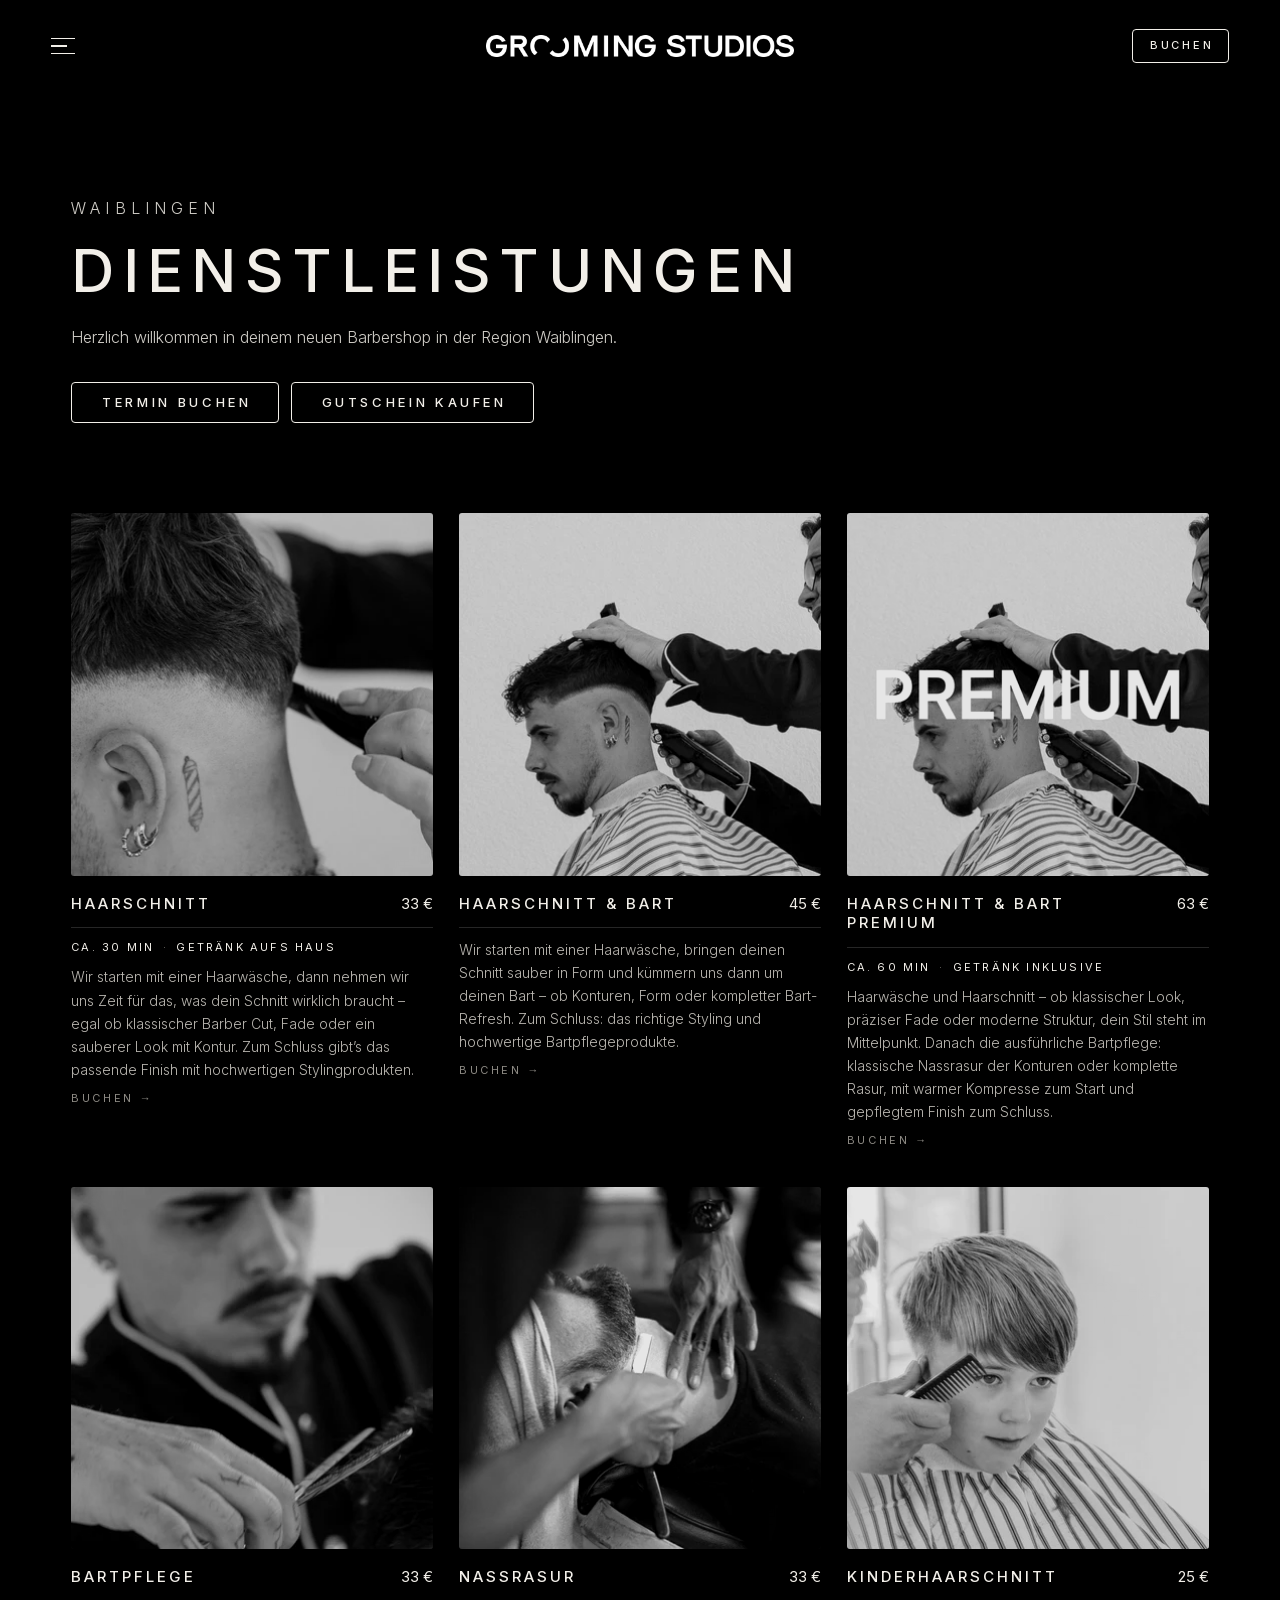
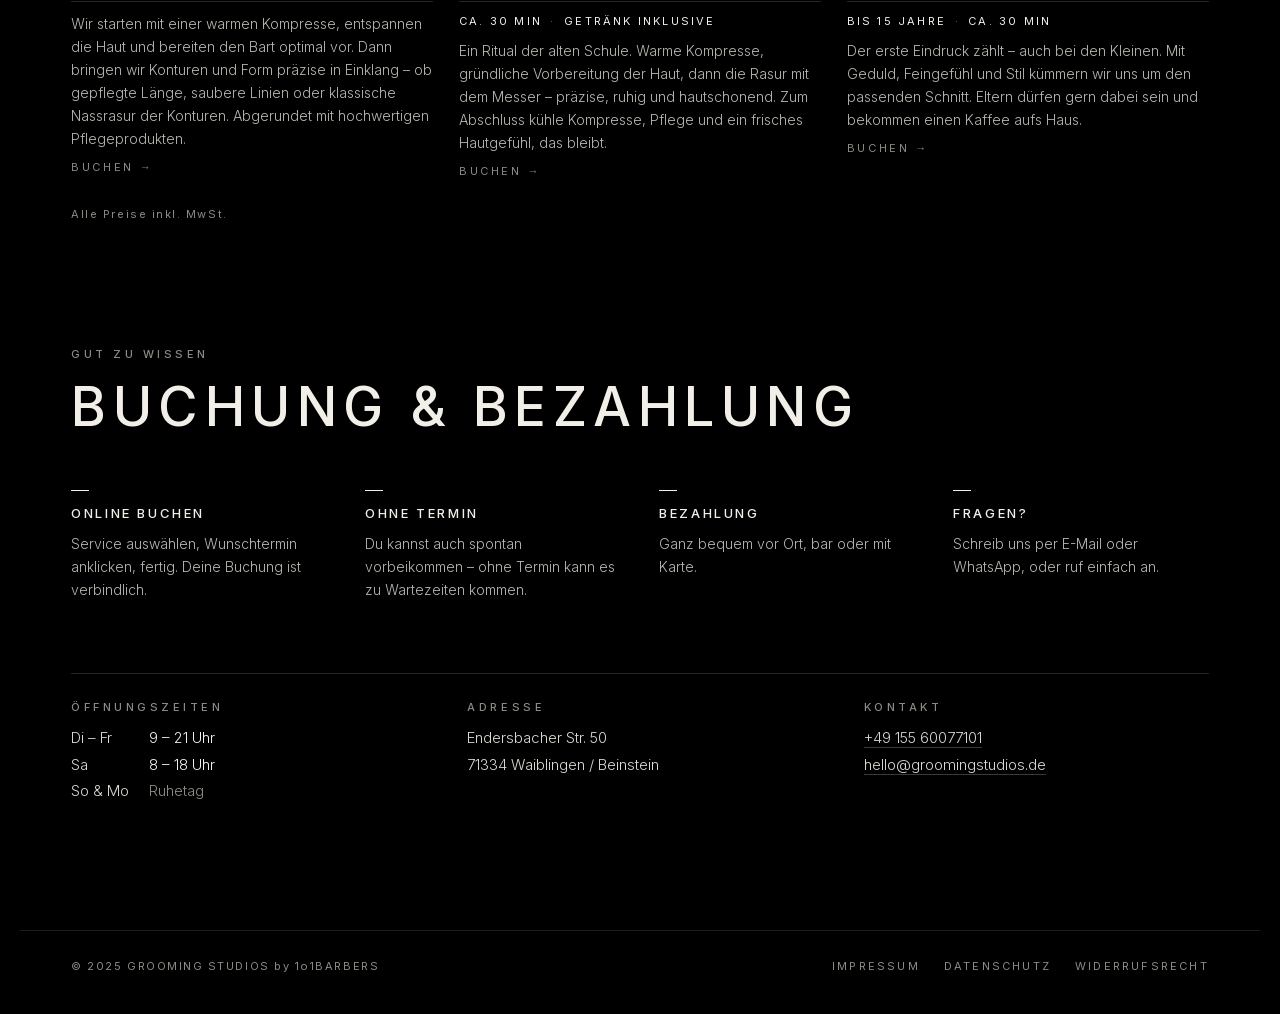
<file: bartpflege/index.html>
<!doctype html>
<html lang="de"><head><meta charset="utf-8"><title>Weiterleitung</title><meta name="robots" content="noindex"><link rel="canonical" href="https://groomingstudios.de/leistungen.html"><meta http-equiv="refresh" content="0; url=../leistungen.html"></head><body style="background:#000;color:#f2efe9;font-family:sans-serif"><a href="../leistungen.html" style="color:inherit">Weiter</a></body></html>
</file>
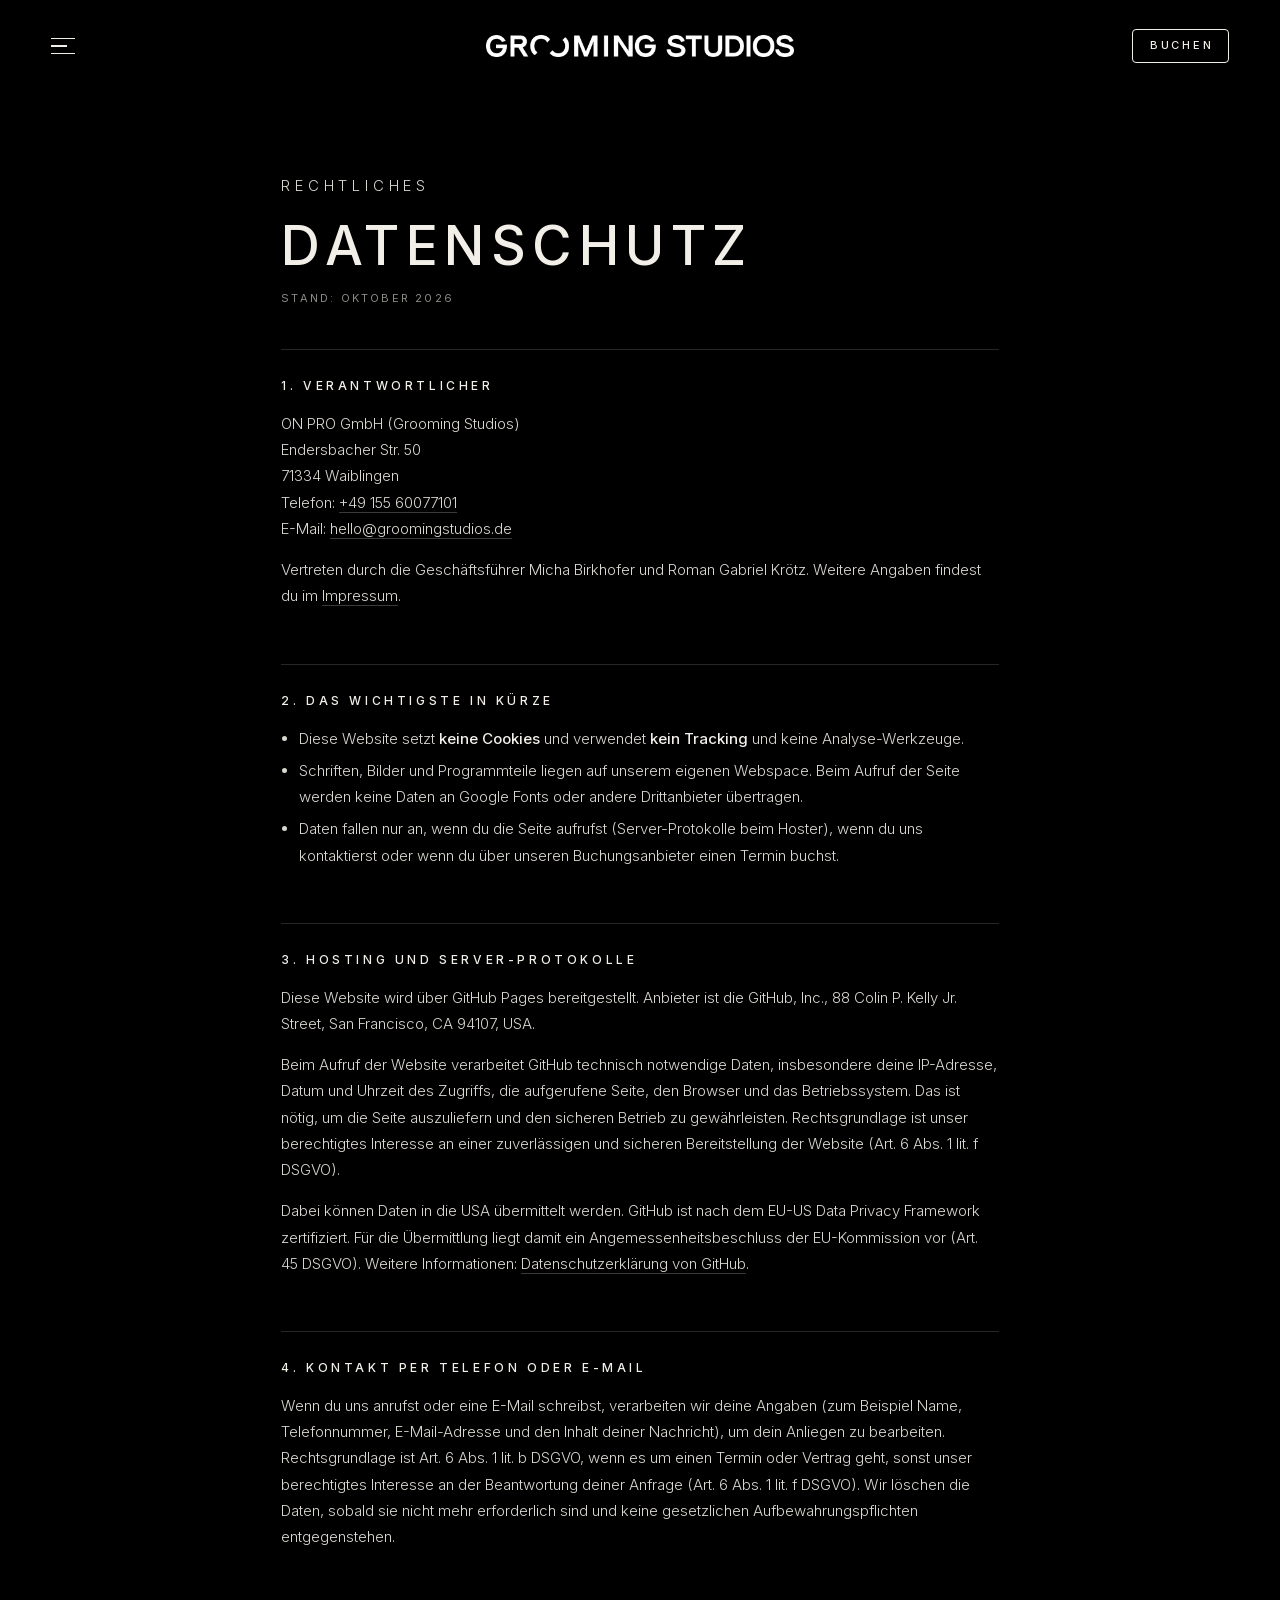
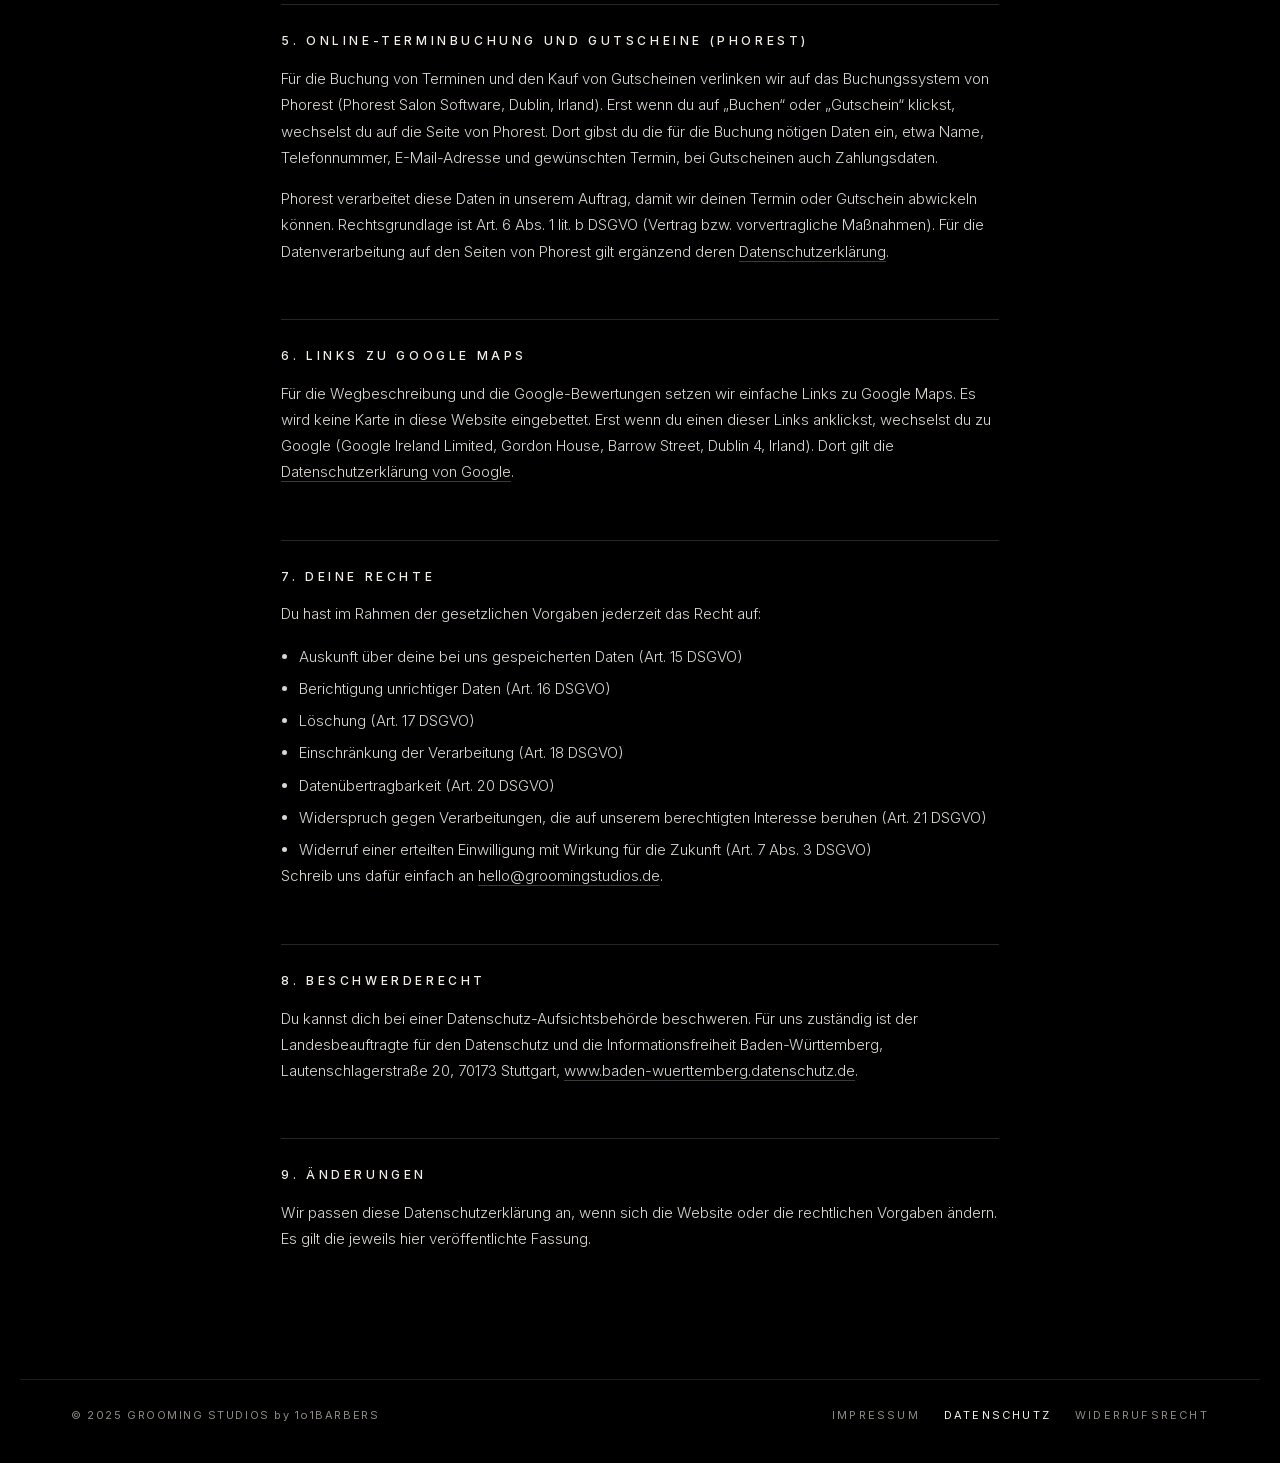
<file: datenschutzerklarung/index.html>
<!doctype html>
<html lang="de"><head><meta charset="utf-8"><title>Weiterleitung</title><meta name="robots" content="noindex"><link rel="canonical" href="https://groomingstudios.de/datenschutz.html"><meta http-equiv="refresh" content="0; url=../datenschutz.html"></head><body style="background:#000;color:#f2efe9;font-family:sans-serif"><a href="../datenschutz.html" style="color:inherit">Weiter</a></body></html>
</file>
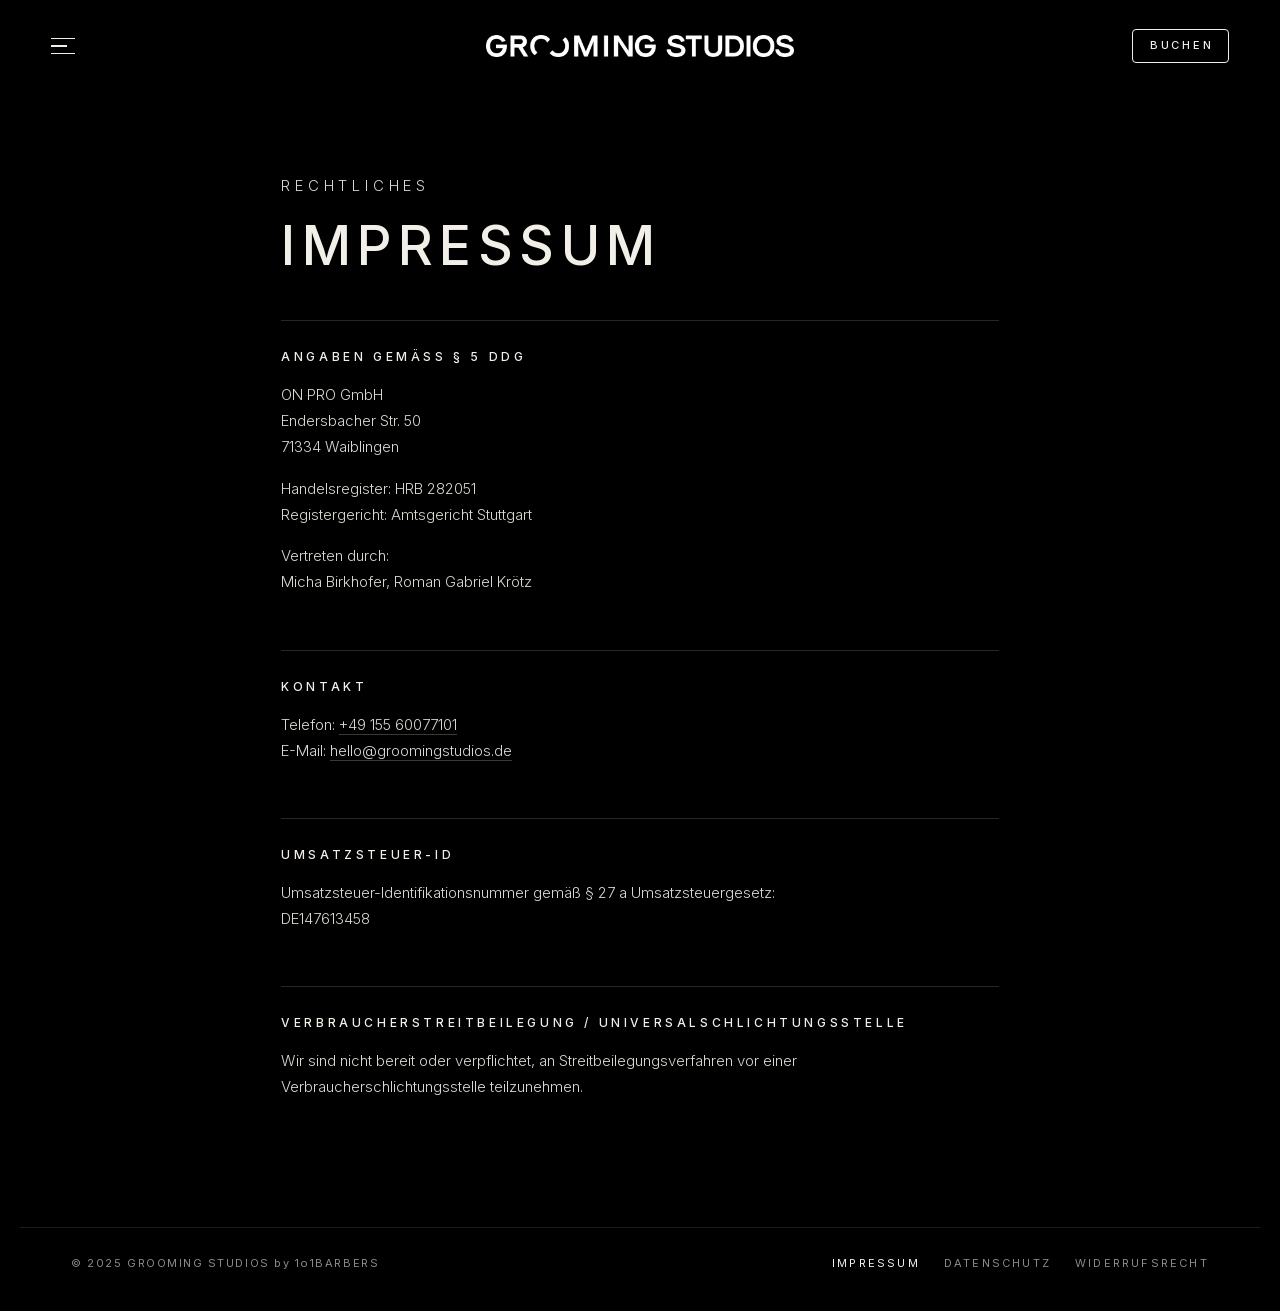
<file: impressum/index.html>
<!doctype html>
<html lang="de"><head><meta charset="utf-8"><title>Weiterleitung</title><meta name="robots" content="noindex"><link rel="canonical" href="https://groomingstudios.de/impressum.html"><meta http-equiv="refresh" content="0; url=../impressum.html"></head><body style="background:#000;color:#f2efe9;font-family:sans-serif"><a href="../impressum.html" style="color:inherit">Weiter</a></body></html>
</file>
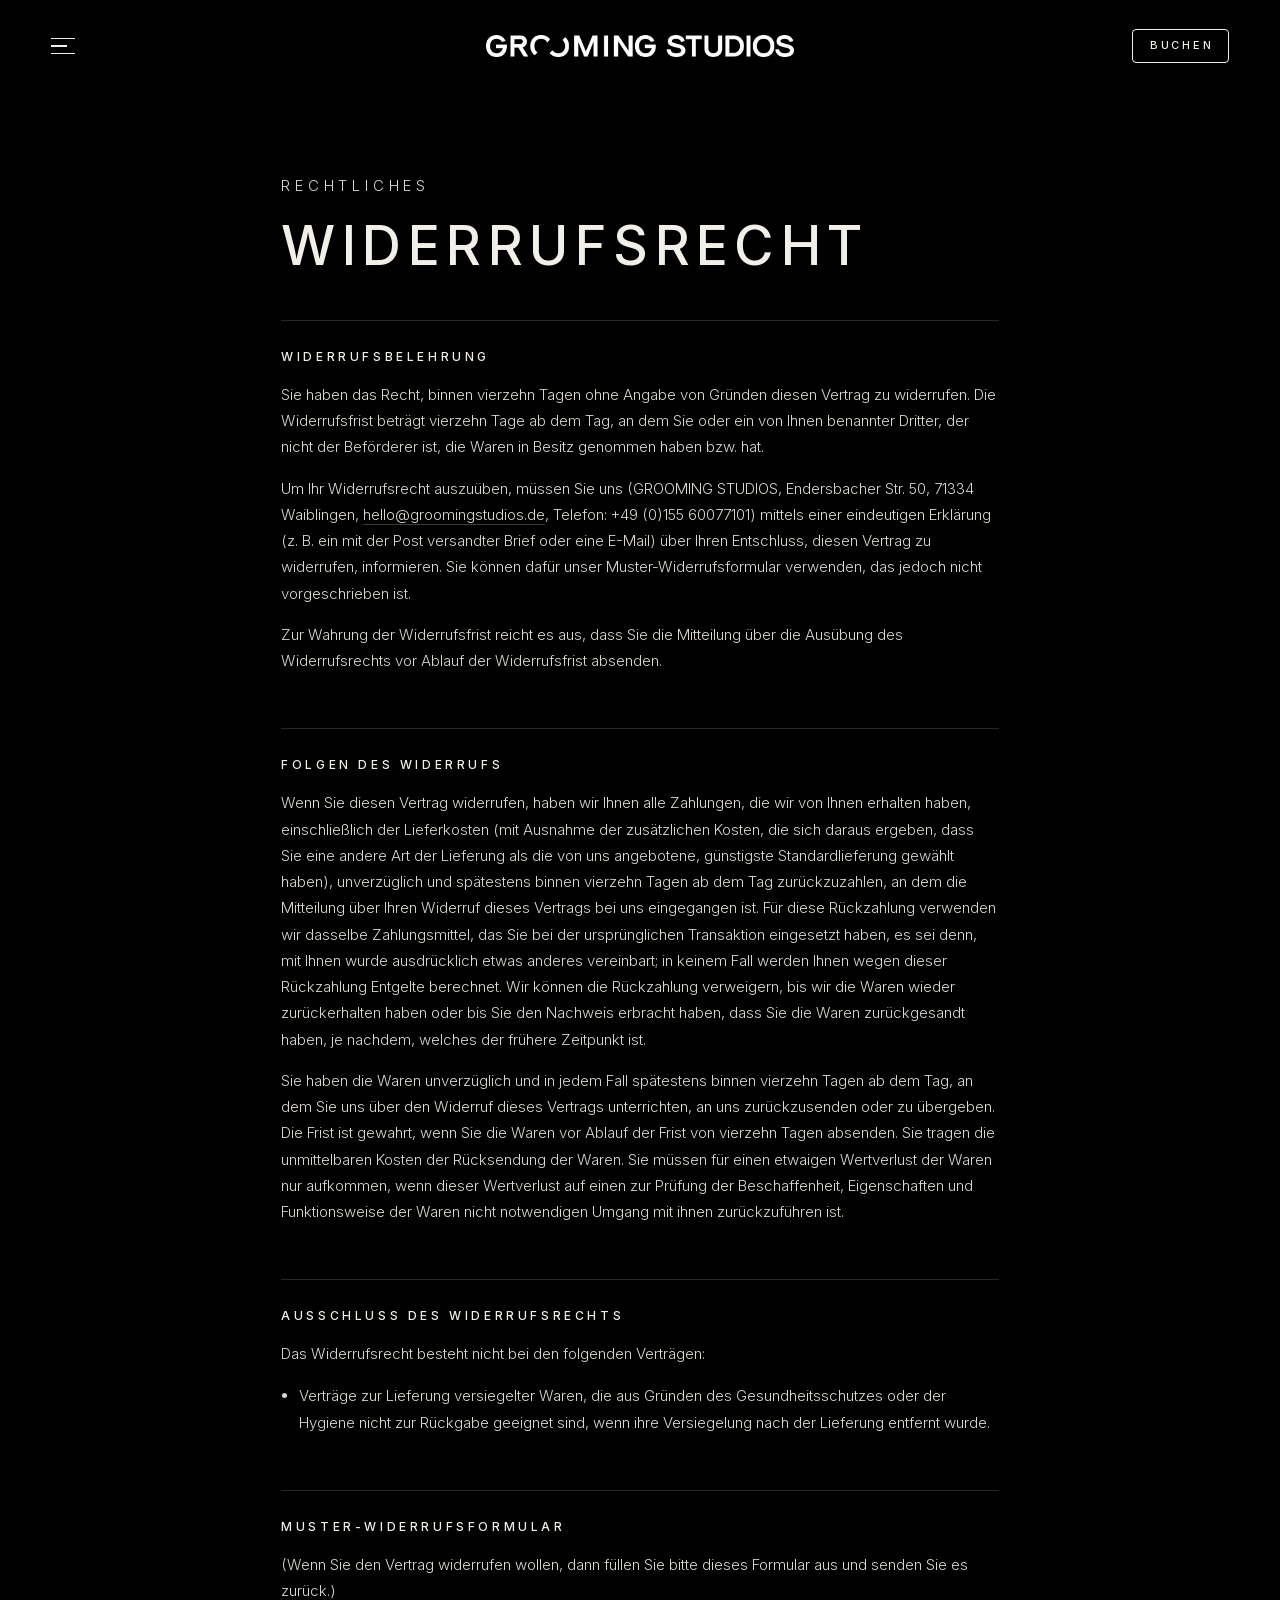
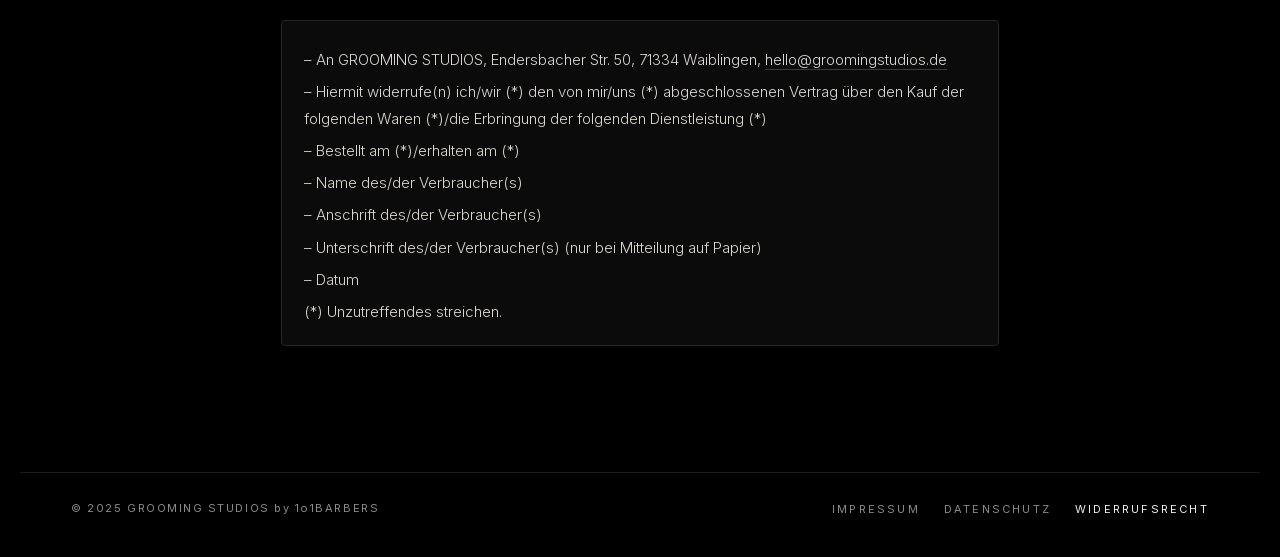
<file: widerrufsrecht/index.html>
<!doctype html>
<html lang="de"><head><meta charset="utf-8"><title>Weiterleitung</title><meta name="robots" content="noindex"><link rel="canonical" href="https://groomingstudios.de/widerrufsrecht.html"><meta http-equiv="refresh" content="0; url=../widerrufsrecht.html"></head><body style="background:#000;color:#f2efe9;font-family:sans-serif"><a href="../widerrufsrecht.html" style="color:inherit">Weiter</a></body></html>
</file>
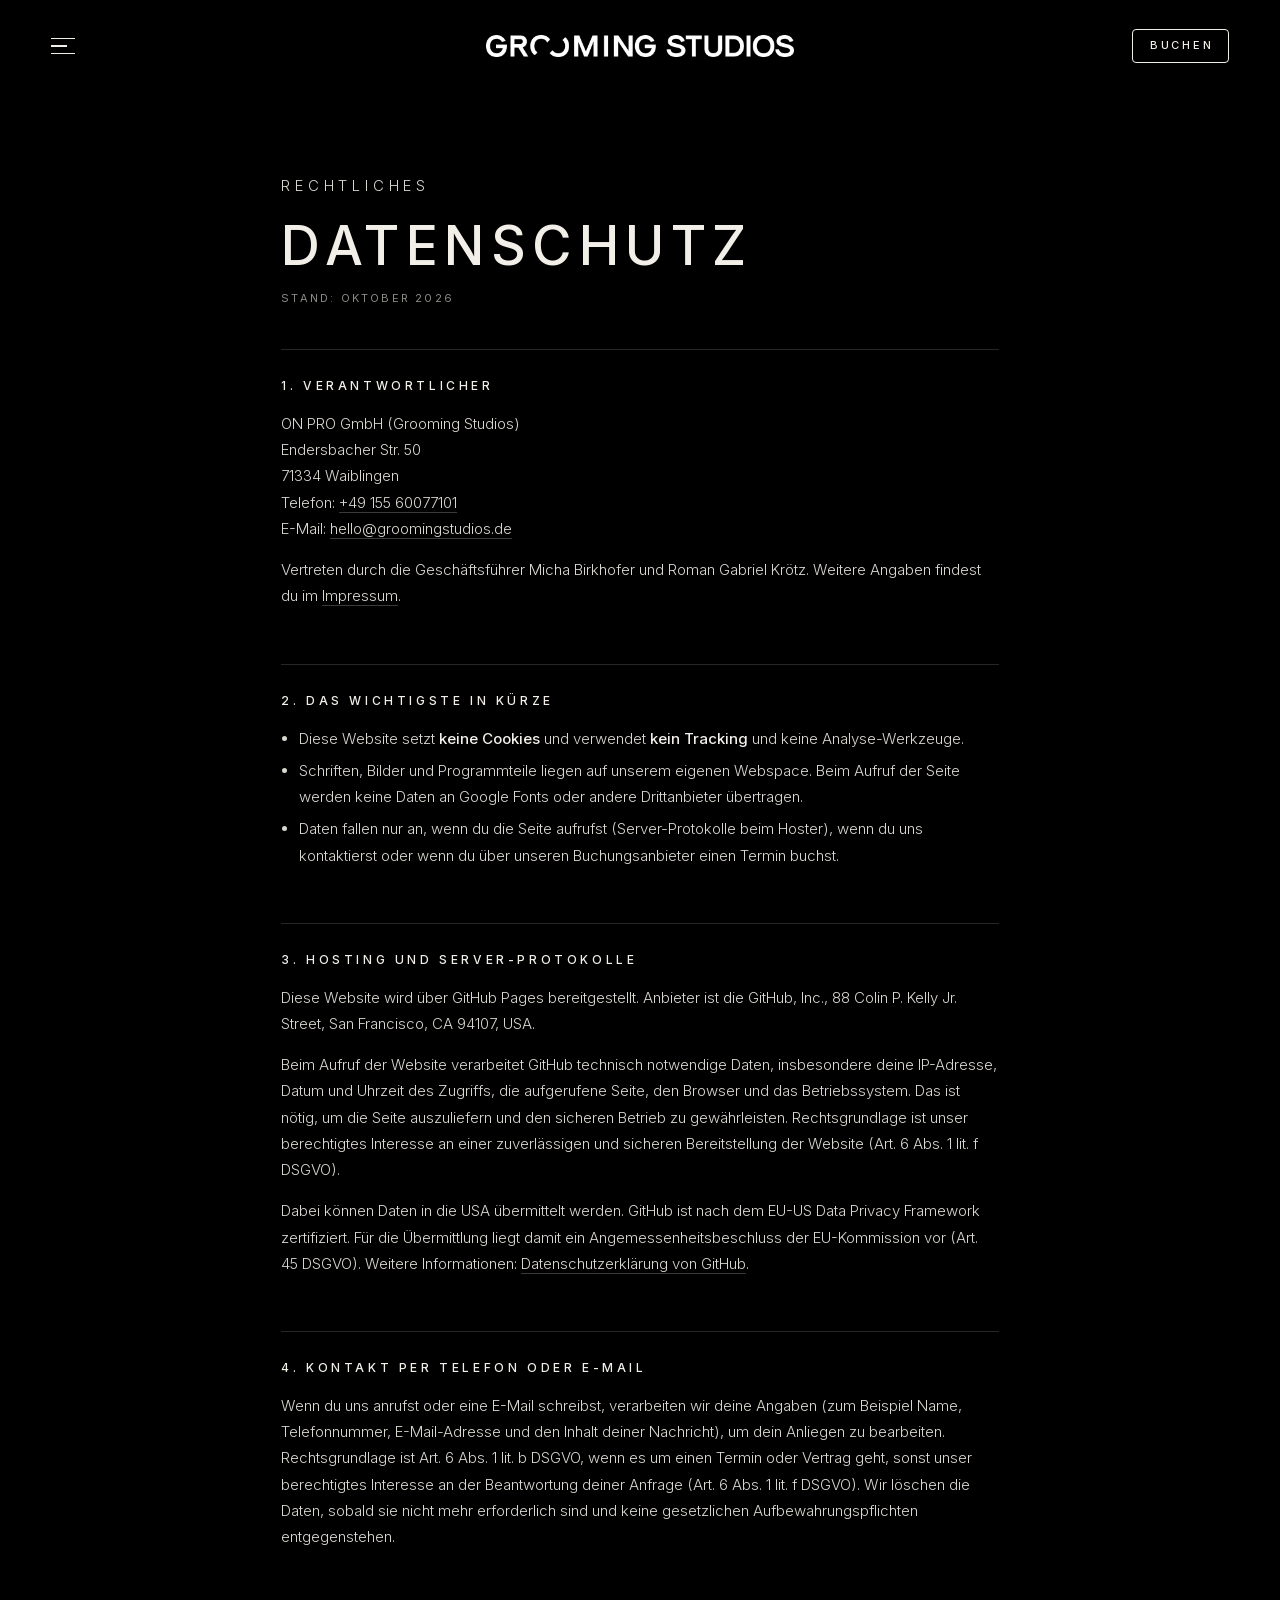
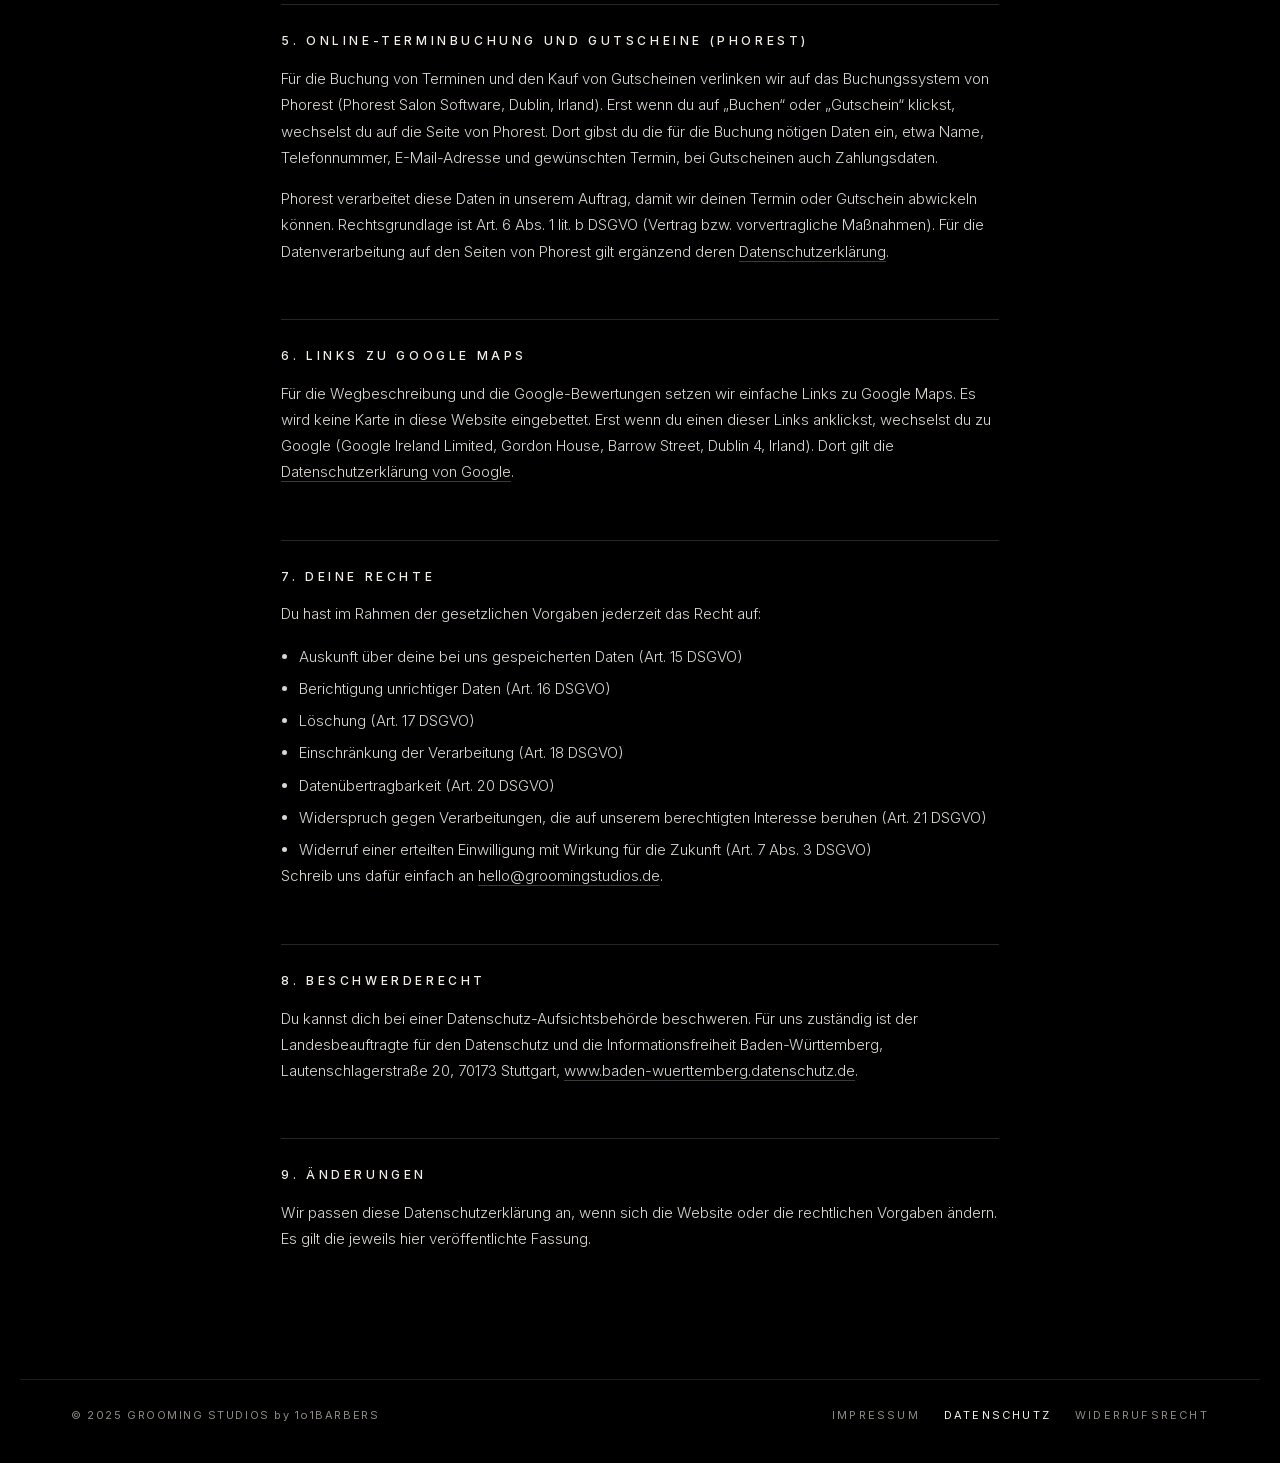
<file: datenschutz.html>
<!doctype html>
<html lang="de">
<head>
<meta charset="utf-8">
<meta name="viewport" content="width=device-width, initial-scale=1">
<title>Datenschutz – Grooming Studios Waiblingen</title>
<meta name="robots" content="index, follow">
<link rel="canonical" href="https://groomingstudios.de/datenschutz.html">
<meta name="theme-color" content="#000000">
<link rel="icon" href="icons/favicon-32.png" sizes="32x32" type="image/png">
<link rel="icon" href="icons/icon-192.png" sizes="192x192" type="image/png">
<link rel="apple-touch-icon" href="icons/apple-touch-icon.png">
<link rel="preload" href="fonts/inter-latin.woff2" as="font" type="font/woff2" crossorigin>
<link rel="stylesheet" href="site.css">
</head>
<body data-page="datenschutz">
  <div class="site-head">
    <a class="book btn" href="https://www.phorest.com/salon/groomingstudios" target="_blank" rel="noopener">Buchen</a>
    <header class="brand">
      <h1><a href="index.html"><img src="logo.webp" alt="Grooming Studios" width="2000" height="140"></a></h1>
    </header>
  </div>

  <main class="legal">
    <p class="eyebrow">Rechtliches</p>
    <h1 class="sec-title">Datenschutz</h1>

    <p class="stand">Stand: Oktober 2026</p>
    <section>
      <h2>1. Verantwortlicher</h2>
      <p>ON PRO GmbH (Grooming Studios)<br>Endersbacher Str. 50<br>71334 Waiblingen<br>
      Telefon: <a href="tel:+4915560077101">+49 155 60077101</a><br>E-Mail: <a href="mailto:hello@groomingstudios.de">hello@groomingstudios.de</a></p>
      <p>Vertreten durch die Geschäftsführer Micha Birkhofer und Roman Gabriel Krötz. Weitere Angaben findest du im <a href="impressum.html">Impressum</a>.</p>
    </section>
    <section>
      <h2>2. Das Wichtigste in Kürze</h2>
      <ul>
        <li>Diese Website setzt <strong>keine Cookies</strong> und verwendet <strong>kein Tracking</strong> und keine Analyse-Werkzeuge.</li>
        <li>Schriften, Bilder und Programmteile liegen auf unserem eigenen Webspace. Beim Aufruf der Seite werden keine Daten an Google Fonts oder andere Drittanbieter übertragen.</li>
        <li>Daten fallen nur an, wenn du die Seite aufrufst (Server-Protokolle beim Hoster), wenn du uns kontaktierst oder wenn du über unseren Buchungsanbieter einen Termin buchst.</li>
      </ul>
    </section>
    <section>
      <h2>3. Hosting und Server-Protokolle</h2>
      <p>Diese Website wird über GitHub Pages bereitgestellt. Anbieter ist die GitHub, Inc., 88 Colin P. Kelly Jr. Street, San Francisco, CA 94107, USA.</p>
      <p>Beim Aufruf der Website verarbeitet GitHub technisch notwendige Daten, insbesondere deine IP-Adresse, Datum und Uhrzeit des Zugriffs, die aufgerufene Seite, den Browser und das Betriebssystem. Das ist nötig, um die Seite auszuliefern und den sicheren Betrieb zu gewährleisten. Rechtsgrundlage ist unser berechtigtes Interesse an einer zuverlässigen und sicheren Bereitstellung der Website (Art. 6 Abs. 1 lit. f DSGVO).</p>
      <p>Dabei können Daten in die USA übermittelt werden. GitHub ist nach dem EU-US Data Privacy Framework zertifiziert. Für die Übermittlung liegt damit ein Angemessenheitsbeschluss der EU-Kommission vor (Art. 45 DSGVO). Weitere Informationen: <a href="https://docs.github.com/de/site-policy/privacy-policies/github-general-privacy-statement" target="_blank" rel="noopener">Datenschutzerklärung von GitHub</a>.</p>
    </section>
    <section>
      <h2>4. Kontakt per Telefon oder E-Mail</h2>
      <p>Wenn du uns anrufst oder eine E-Mail schreibst, verarbeiten wir deine Angaben (zum Beispiel Name, Telefonnummer, E-Mail-Adresse und den Inhalt deiner Nachricht), um dein Anliegen zu bearbeiten. Rechtsgrundlage ist Art. 6 Abs. 1 lit. b DSGVO, wenn es um einen Termin oder Vertrag geht, sonst unser berechtigtes Interesse an der Beantwortung deiner Anfrage (Art. 6 Abs. 1 lit. f DSGVO). Wir löschen die Daten, sobald sie nicht mehr erforderlich sind und keine gesetzlichen Aufbewahrungspflichten entgegenstehen.</p>
    </section>
    <section>
      <h2>5. Online-Terminbuchung und Gutscheine (Phorest)</h2>
      <p>Für die Buchung von Terminen und den Kauf von Gutscheinen verlinken wir auf das Buchungssystem von Phorest (Phorest Salon Software, Dublin, Irland). Erst wenn du auf „Buchen“ oder „Gutschein“ klickst, wechselst du auf die Seite von Phorest. Dort gibst du die für die Buchung nötigen Daten ein, etwa Name, Telefonnummer, E-Mail-Adresse und gewünschten Termin, bei Gutscheinen auch Zahlungsdaten.</p>
      <p>Phorest verarbeitet diese Daten in unserem Auftrag, damit wir deinen Termin oder Gutschein abwickeln können. Rechtsgrundlage ist Art. 6 Abs. 1 lit. b DSGVO (Vertrag bzw. vorvertragliche Maßnahmen). Für die Datenverarbeitung auf den Seiten von Phorest gilt ergänzend deren <a href="https://www.phorest.com/privacy-policy/" target="_blank" rel="noopener">Datenschutzerklärung</a>.</p>
    </section>
    <section>
      <h2>6. Links zu Google Maps</h2>
      <p>Für die Wegbeschreibung und die Google-Bewertungen setzen wir einfache Links zu Google Maps. Es wird keine Karte in diese Website eingebettet. Erst wenn du einen dieser Links anklickst, wechselst du zu Google (Google Ireland Limited, Gordon House, Barrow Street, Dublin 4, Irland). Dort gilt die <a href="https://policies.google.com/privacy?hl=de" target="_blank" rel="noopener">Datenschutzerklärung von Google</a>.</p>
    </section>
    <section>
      <h2>7. Deine Rechte</h2>
      <p>Du hast im Rahmen der gesetzlichen Vorgaben jederzeit das Recht auf:</p>
      <ul>
        <li>Auskunft über deine bei uns gespeicherten Daten (Art. 15 DSGVO)</li>
        <li>Berichtigung unrichtiger Daten (Art. 16 DSGVO)</li>
        <li>Löschung (Art. 17 DSGVO)</li>
        <li>Einschränkung der Verarbeitung (Art. 18 DSGVO)</li>
        <li>Datenübertragbarkeit (Art. 20 DSGVO)</li>
        <li>Widerspruch gegen Verarbeitungen, die auf unserem berechtigten Interesse beruhen (Art. 21 DSGVO)</li>
        <li>Widerruf einer erteilten Einwilligung mit Wirkung für die Zukunft (Art. 7 Abs. 3 DSGVO)</li>
      </ul>
      <p>Schreib uns dafür einfach an <a href="mailto:hello@groomingstudios.de">hello@groomingstudios.de</a>.</p>
    </section>
    <section>
      <h2>8. Beschwerderecht</h2>
      <p>Du kannst dich bei einer Datenschutz-Aufsichtsbehörde beschweren. Für uns zuständig ist der Landesbeauftragte für den Datenschutz und die Informationsfreiheit Baden-Württemberg, Lautenschlagerstraße 20, 70173 Stuttgart, <a href="https://www.baden-wuerttemberg.datenschutz.de" target="_blank" rel="noopener">www.baden-wuerttemberg.datenschutz.de</a>.</p>
    </section>
    <section>
      <h2>9. Änderungen</h2>
      <p>Wir passen diese Datenschutzerklärung an, wenn sich die Website oder die rechtlichen Vorgaben ändern. Es gilt die jeweils hier veröffentlichte Fassung.</p>
    </section>
  </main>

  <footer class="site-foot">
    <span>© 2025 GROOMING STUDIOS by 1o1BARBERS</span>
    <div class="m-legal" data-legal></div>
  </footer>

<script src="menu.js"></script>
</body>
</html>
</file>
<file: site.css>
/* Gemeinsame Basis für alle Seiten: Farben, Button, Kopfzeile, Menü */

/* Schrift Inter lokal (keine Verbindung zu Google beim Seitenaufruf) – variable Schrift, Gewichte 300–600 */
@font-face {
  font-family: "Inter"; font-style: normal; font-weight: 300 600; font-display: swap;
  src: url(fonts/inter-latin-ext.woff2) format("woff2");
  unicode-range: U+0100-02BA, U+02BD-02C5, U+02C7-02CC, U+02CE-02D7, U+02DD-02FF, U+0304, U+0308, U+0329, U+1D00-1DBF, U+1E00-1E9F, U+1EF2-1EFF, U+2020, U+20A0-20AB, U+20AD-20C4, U+2113, U+2C60-2C7F, U+A720-A7FF;
}
@font-face {
  font-family: "Inter"; font-style: normal; font-weight: 300 600; font-display: swap;
  src: url(fonts/inter-latin.woff2) format("woff2");
  unicode-range: U+0000-00FF, U+0131, U+0152-0153, U+02BB-02BC, U+02C6, U+02DA, U+02DC, U+0304, U+0308, U+0329, U+2000-206F, U+20AC, U+2122, U+2191, U+2193, U+2212, U+2215, U+FEFF, U+FFFD;
}
:root {
  --bg: #000;
  --fg: #f2efe9;
  --muted: #8d8a84;
  --accent: #c9a76a;
}
* { box-sizing: border-box; margin: 0; padding: 0; }
html { background: var(--bg); }
body {
  background: var(--bg);
  color: var(--fg);
  font-family: "Inter", system-ui, sans-serif;
  -webkit-font-smoothing: antialiased;
}

/* ---------- Button ---------- */
.btn {
  display: inline-block; position: relative;
  font: 500 13px/1 "Inter", sans-serif; letter-spacing: .28em; text-transform: uppercase;
  color: var(--fg); text-decoration: none;
  padding: 13px 26px 13px 30px;
  border: 1.5px solid var(--fg); border-radius: 4px;
  overflow: hidden; isolation: isolate;
  transition: color .3s ease;
}
/* Hover: weiße Füllung läuft von unten ein, Schrift wird schwarz */
.btn::before {
  content: ""; position: absolute; inset: 0; z-index: -1;
  background: var(--fg);
  transform: scaleY(0); transform-origin: bottom;
  transition: transform .35s cubic-bezier(.2, .7, .2, 1);
}
.btn:hover, .btn:focus-visible { color: #000; outline: none; }
.btn:hover::before, .btn:focus-visible::before { transform: scaleY(1); }

/* ---------- Kopfzeile: Menü links, Logo mittig, Buchen rechts – alle auf einer Höhe ---------- */
:root {
  --head-top: clamp(16px, 3.2vh, 32px); --head-h: 34px;
  --row2: var(--head-top);                                   /* Höhe von Menü + Buchen (Desktop: gleiche Zeile wie das Logo) */
  --head-total: calc(var(--row2) + var(--head-h) + var(--head-top));
}
.btn.book {
  position: absolute; top: var(--row2); right: clamp(16px, 4vw, 56px);
  z-index: 3;
  height: var(--head-h); display: inline-flex; align-items: center;
  padding: 0 14px 0 17px; font-size: 11px; letter-spacing: .26em; border-width: 1px;
}
.brand {
  position: absolute; z-index: 2; left: 0; right: 0;
  top: var(--head-top); height: var(--head-h);
  display: flex; align-items: center; justify-content: center;
  pointer-events: none; padding: 0 16px;
}
.brand h1 { line-height: 0; }
.brand a { pointer-events: auto; display: block; }
.brand h1 img { width: clamp(220px, 24vw, 400px); height: auto; display: block; }
/* Handy: nur das Logo groß oben – Menü + Buchen sitzen in der Leiste unten (siehe Ende der Datei) */
@media (max-width: 720px) {
  :root { --logo-w: min(82vw, 340px); --head-total: calc(var(--head-top) * 2 + var(--logo-w) * .07); }
  .brand { height: calc(var(--logo-w) * .07); }
  .brand h1 img { width: var(--logo-w); }
}

/* Menü-Symbol: drei Striche, wird offen zum × */
.menu-toggle {
  position: absolute; z-index: 12; top: var(--row2); left: clamp(16px, 4vw, 56px);
  width: 34px; height: var(--head-h); padding: 0; border: 0; background: none; cursor: pointer;
  display: flex; flex-direction: column; justify-content: center; gap: 6px;
}
.menu-toggle span {
  display: block; width: 24px; height: 1.5px; background: var(--fg);
  transition: transform .35s cubic-bezier(.2, .7, .2, 1), opacity .2s, width .3s;
}
.menu-toggle span:nth-child(2) { width: 16px; }
.menu-toggle:hover span:nth-child(2), .menu-toggle:focus-visible span:nth-child(2) { width: 24px; }
.menu-toggle:focus-visible { outline: 1px solid var(--muted); outline-offset: 4px; }
html.menu-open .menu-toggle span:nth-child(1) { transform: translateY(7.5px) rotate(45deg); }
html.menu-open .menu-toggle span:nth-child(2) { opacity: 0; }
html.menu-open .menu-toggle span:nth-child(3) { transform: translateY(-7.5px) rotate(-45deg); }

/* ---------- Ausklappmenü ---------- */
html.menu-open { overflow: hidden; }
html.menu-open .brand { z-index: 12; }   /* Logo bleibt über dem Menü sichtbar */
.menu {
  position: fixed; inset: 0; z-index: 11;
  background: rgba(0, 0, 0, .96);
  -webkit-backdrop-filter: blur(8px); backdrop-filter: blur(8px);
  display: flex; flex-direction: column; justify-content: center;
  padding: calc(var(--head-total) + 24px) clamp(24px, 8vw, 120px) 40px;
  overflow-y: auto;
  opacity: 0; visibility: hidden; transition: opacity .4s ease, visibility 0s linear .4s;
}
html.menu-open .menu { opacity: 1; visibility: visible; transition: opacity .4s ease; }
/* Mittig nur, solange alles passt – sonst oben anfangen statt unter Logo und Leiste zu rutschen */
.menu > :first-child { margin-top: auto; }
.menu > :last-child { margin-bottom: auto; }
.menu { justify-content: flex-start; }
.menu nav { display: flex; flex-direction: column; gap: clamp(14px, 2.4vh, 26px); }
.menu nav a {
  align-self: flex-start; position: relative;
  font: 500 clamp(26px, 4.2vw, 52px)/1 "Inter", sans-serif; letter-spacing: .18em; text-transform: uppercase;
  color: var(--fg); text-decoration: none;
  opacity: 0; transform: translateY(10px); transition: opacity .4s ease, transform .4s cubic-bezier(.2, .7, .2, 1);
}
.menu nav a::after {
  content: ""; position: absolute; left: 0; right: .18em; bottom: -8px; height: 1px; background: var(--fg);
  transform: scaleX(0); transform-origin: left; transition: transform .35s cubic-bezier(.2, .7, .2, 1);
}
.menu nav a:hover::after, .menu nav a:focus-visible::after, .menu nav a[aria-current="page"]::after { transform: scaleX(1); }
.menu nav a:focus-visible { outline: none; }
html.menu-open .menu nav a { opacity: 1; transform: none; }
html.menu-open .menu nav a:nth-child(2) { transition-delay: .05s; }
html.menu-open .menu nav a:nth-child(3) { transition-delay: .1s; }
html.menu-open .menu nav a:nth-child(4) { transition-delay: .15s; }
.menu .m-info {
  margin-top: clamp(36px, 7vh, 72px); padding-top: 24px; border-top: 1px solid #262626;
  display: flex; flex-wrap: wrap; gap: 24px 56px;
  font: 300 14px/1.7 "Inter", sans-serif; color: #cfccc6;
}
.menu .m-info h3 { margin-bottom: 8px; font: 500 11px/1 "Inter", sans-serif; letter-spacing: .32em; text-transform: uppercase; color: var(--muted); }
.menu .m-info a { color: inherit; text-decoration: none; }
.menu .m-info a:hover, .menu .m-info a:focus-visible { color: var(--fg); outline: none; }
.menu .m-info .m-route { display: inline-block; margin-top: 6px; font: 400 10px/1.4 "Inter", sans-serif; letter-spacing: .2em; text-transform: uppercase; color: var(--muted); }
.m-legal { margin-top: 28px; display: flex; flex-wrap: wrap; gap: 8px 24px; }
.m-legal a { font: 400 11px/1 "Inter", sans-serif; letter-spacing: .2em; text-transform: uppercase; color: var(--muted); text-decoration: none; }
.m-legal a:hover, .m-legal a:focus-visible { color: var(--fg); outline: none; }

/* ---------- Feste Kopfzeile (alle Seiten) ---------- */
.site-head {
  position: fixed; z-index: 10; inset: 0 0 auto 0;
  height: var(--head-total);
  background: linear-gradient(#000 70%, rgba(0, 0, 0, 0));
}

/* ---------- Abschnitte mit Text ---------- */
.eyebrow { font: 500 11px/1 "Inter", sans-serif; letter-spacing: .32em; text-transform: uppercase; color: var(--muted); }
.sec-title {
  margin-top: 18px;
  font: 500 clamp(28px, 4.4vw, 54px)/1.08 "Inter", sans-serif; letter-spacing: .12em; text-transform: uppercase;
}
@media (max-width: 560px) { .sec-title { font-size: 26px; letter-spacing: .08em; } }
.lead { font: 300 16px/1.7 "Inter", sans-serif; color: #cfccc6; }
.lead + .lead { margin-top: 1em; }

/* Info-Raster: Öffnungszeiten, Adresse, Kontakt */
.info-grid {
  display: grid; grid-template-columns: repeat(3, 1fr); gap: 28px clamp(24px, 4vw, 64px);
  padding-top: 28px; border-top: 1px solid #262626;
}
@media (max-width: 720px) { .info-grid { grid-template-columns: 1fr; } }
.info-grid h3 { margin-bottom: 12px; font: 500 11px/1 "Inter", sans-serif; letter-spacing: .32em; text-transform: uppercase; color: var(--muted); }
.info-grid p, .info-grid dl { font: 300 15px/1.75 "Inter", sans-serif; color: #d9d6d0; }
.info-grid a { color: inherit; text-decoration: none; border-bottom: 1px solid #3a3a3a; transition: border-color .2s, color .2s; }
.info-grid a:hover, .info-grid a:focus-visible { color: var(--fg); border-color: var(--fg); outline: none; }
.hours { display: grid; grid-template-columns: auto 1fr; gap: 0 20px; }
.hours dd { color: var(--fg); }
.hours .off { color: var(--muted); }

/* Footer */
.site-foot {
  max-width: 1240px; margin: clamp(80px, 14vh, 160px) auto 0;
  padding: 28px clamp(16px, 4vw, 56px) 40px; border-top: 1px solid #1c1c1c;
  display: flex; flex-wrap: wrap; justify-content: space-between; align-items: center; gap: 16px;
  font: 400 11px/1.4 "Inter", sans-serif; letter-spacing: .14em; color: var(--muted);
}
.site-foot .m-legal { margin-top: 0; }

/* ---------- Handy: feste Leiste unten mit Menü + Buchen (Daumen-Bereich) ---------- */
:root { --bar-h: 0px; }
@media (max-width: 720px) {
  :root { --bar-h: calc(64px + env(safe-area-inset-bottom, 0px)); }
  body { padding-bottom: var(--bar-h); }
  /* Hintergrund der Leiste */
  .site-head::after {
    content: ""; position: fixed; z-index: 1; left: 0; right: 0; bottom: 0; height: var(--bar-h);
    background: rgba(0, 0, 0, .94); border-top: 1px solid #1f1f1f;
    -webkit-backdrop-filter: blur(10px); backdrop-filter: blur(10px);
  }
  .menu-toggle, .btn.book { position: fixed; top: auto; bottom: calc(15px + env(safe-area-inset-bottom, 0px)); }
  .menu-toggle { left: 16px; width: auto; padding-right: 64px; }
  .menu-toggle::after {
    content: "Menü"; position: absolute; left: 36px; top: 50%; transform: translateY(-50%);
    font: 500 11px/1 "Inter", sans-serif; letter-spacing: .26em; text-transform: uppercase; color: var(--fg);
  }
  html.menu-open .menu-toggle::after { content: "Schließen"; }
  /* Buchen gefüllt: die wichtigste Aktion */
  .btn.book {
    right: 16px; z-index: 12; padding: 0 20px 0 23px; letter-spacing: .26em;
    background: var(--fg); color: #000; border-color: var(--fg);
  }
  .btn.book::before { background: #000; }
  .btn.book:hover, .btn.book:focus-visible { color: var(--fg); }
  /* Menü endet über der Leiste, damit unten nichts unter Menü/Buchen rutscht */
  .menu { top: var(--head-total); bottom: var(--bar-h); padding-top: 20px; padding-bottom: 32px; }
}

/* ---------- Rechtliche Seiten: Impressum, Datenschutz, Widerrufsrecht ---------- */
.legal {
  max-width: 820px; margin: 0 auto;
  padding: calc(var(--head-total) + clamp(40px, 9vh, 110px)) clamp(16px, 4vw, 56px) 0;
}
.legal section { margin-top: clamp(36px, 6vh, 56px); padding-top: 28px; border-top: 1px solid #262626; }
.legal h1 + section, .legal .stand + section { margin-top: clamp(32px, 5vh, 48px); }
.legal h2 { margin-bottom: 16px; font: 500 12px/1.4 "Inter", sans-serif; letter-spacing: .3em; text-transform: uppercase; color: var(--fg); }
.legal p, .legal li { font: 300 15px/1.75 "Inter", sans-serif; color: #d9d6d0; }
.legal p + p { margin-top: 1em; }
.legal ul { margin: 1em 0 0 1.1em; display: grid; gap: 6px; }
.legal strong { font-weight: 500; color: var(--fg); }
.legal a { color: inherit; text-decoration: none; border-bottom: 1px solid #3a3a3a; transition: border-color .2s, color .2s; }
.legal a:hover, .legal a:focus-visible { color: var(--fg); border-color: var(--fg); outline: none; }
.legal .stand { margin-top: 18px; font: 400 11px/1 "Inter", sans-serif; letter-spacing: .2em; text-transform: uppercase; color: var(--muted); }
.legal .form-box { margin-top: 16px; padding: 20px 22px; border: 1px solid #262626; border-radius: 4px; background: #0b0b0b; }
.legal .form-box p { margin-top: .4em; }
.m-legal a[aria-current="page"] { color: var(--fg); }
</file>
